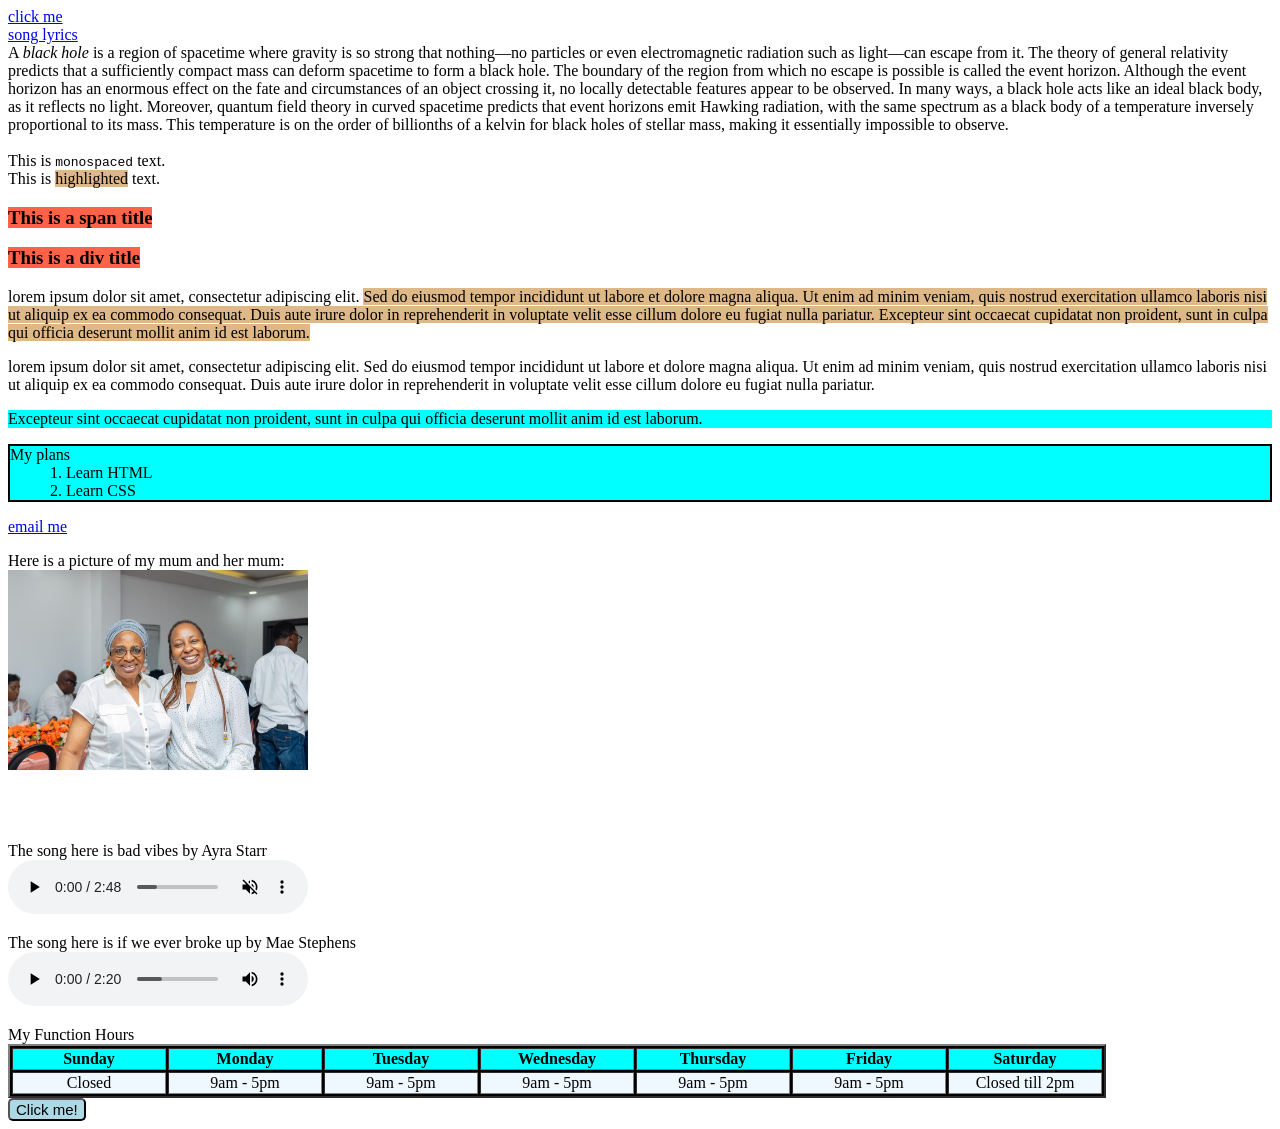
<file: index.html>
<!DOCTYPE html>
<html lang="en">
	<head>
		<link rel="icon" type="image/jpg" href="images/my_favicon.jpg">
		<title>My first website</title>
	</head> 
	<body>
		<a href="https://www.google.ng/"
		target="_blank"
		title="Goes to google">
		click me
	</a>

	<br>

	<a href="lyrics.html"
	target="_blank"
	title="Goes to song lyrics">
		song lyrics
	</a>

	<br>
	A <dfn title="black hole">black hole</dfn> is a region of spacetime where gravity is so strong that nothing—no particles or even electromagnetic radiation such as light—can escape from it. The theory of general relativity predicts that a sufficiently compact mass can deform spacetime to form a black hole. The boundary of the region from which no escape is possible is called the event horizon. Although the event horizon has an enormous effect on the fate and circumstances of an object crossing it, no locally detectable features appear to be observed. In many ways, a black hole acts like an ideal black body, as it reflects no light. Moreover, quantum field theory in curved spacetime predicts that event horizons emit Hawking radiation, with the same spectrum as a black body of a temperature inversely proportional to its mass. This temperature is on the order of billionths of a kelvin for black holes of stellar mass, making it essentially impossible to observe.
	<br>
	<br>

	This is <tt>monospaced</tt> text.<br>
	This is <mark style="background-color:burlywood">highlighted</mark> text.<br>

	<h3><span style="background-color:tomato">This is a span title</span></h3>
	<h3><span style="background-color:tomato">This is a div title</span></h3>

	<p>lorem ipsum dolor sit amet, consectetur adipiscing elit. <span style="background-color:burlywood">Sed do eiusmod tempor incididunt ut labore et dolore magna aliqua. Ut enim ad minim veniam, quis nostrud exercitation ullamco laboris nisi ut aliquip ex ea commodo consequat. Duis aute irure dolor in reprehenderit in voluptate velit esse cillum dolore eu fugiat nulla pariatur. Excepteur sint occaecat cupidatat non proident, sunt in culpa qui officia deserunt mollit anim id est laborum.</span></p>
	</p>

	<p>lorem ipsum dolor sit amet, consectetur adipiscing elit. Sed do eiusmod tempor incididunt ut labore et dolore magna aliqua. Ut enim ad minim veniam, quis nostrud exercitation ullamco laboris nisi ut aliquip ex ea commodo consequat. Duis aute irure dolor in reprehenderit in voluptate velit esse cillum dolore eu fugiat nulla pariatur. <div style="background-color:cyan">Excepteur sint occaecat cupidatat non proident, sunt in culpa qui officia deserunt mollit anim id est laborum.</div></p>
	</p>

	<dl style="background-color:cyan; border: 2px solid black;">
		<dt>My plans</dt>
		<dd>1. Learn HTML</dd>
		<dd>2. Learn CSS</dd>
	</dl>

	<a href="mailto:test@fake.com">
		email me
	</a>

	 <p>Here is a picture of my mum and her mum:<br>
            <a href="https://www.google.com/search?sca_esv=0633de3a9b1ff00a&sxsrf=AKL5yDiBE-hD5B3V38Yx-K4aVwKEj3SNQg:1794262717577&udm=2&fbs=[base64]&q=dogs&sa=X&ved=2ahUKEwjys6i_9fuXAxVSQEEAHUjSCtYQtKgLegQIHRAB&biw=638&bih=632&dpr=1.5"
            target="_blank"
            title="Goes to dogs search">
            <img src="images/IMG-20260226-WA0112.jpg" width="300" height="200" alt="This is a picture of my mum and her mum"> 
            </a>   
        </p>
		<br>
		<br>

		<p>The song here is bad vibes by Ayra Starr<br>
		 <audio controls autoplay muted loop>
            <source src="music/Ayra Starr - Bad Vibes ft. Seyi Vibez (Official Audio).mp3" type="audio/mpeg">
			<source src="music/Ayra Starr - Bad Vibes ft. Seyi Vibez (Official Audio).ogg" type="audio/ogg">
        </audio>
		</p>

		<p>The song here is if we ever broke up by Mae Stephens<br>
		<audio controls>
			<source src="music/Mae Stephens - If We Ever Broke Up.mp3" type="audio/mpeg">
		</audio>
		</p>

		My Function Hours<br>
		<table border="2" style="background-color:black">
			<tr align="center" style="background-color:cyan">
				<th width="150">Sunday</th>
				<th width="150">Monday</th>
				<th width="150">Tuesday</th>
				<th width="150">Wednesday</th>
				<th width="150">Thursday</th>
				<th width="150">Friday</th>
				<th width="150">Saturday</th>
			</tr>
			<tr align="center" style="background-color:aliceblue">
				<td>Closed</td>
				<td>9am - 5pm</td>
				<td>9am - 5pm</td>
				<td>9am - 5pm</td>
				<td>9am - 5pm</td>
				<td>9am - 5pm</td>
				<td>Closed till 2pm</td>
			</tr>
		</table>

		<a href="https://google.com" target="_blank">
			<button style="font-size: 15px; background-color: lightblue; color: black; border-radius: 5px">
				Click me!
			</button>
		</a>

	</body>
</html>
</file>
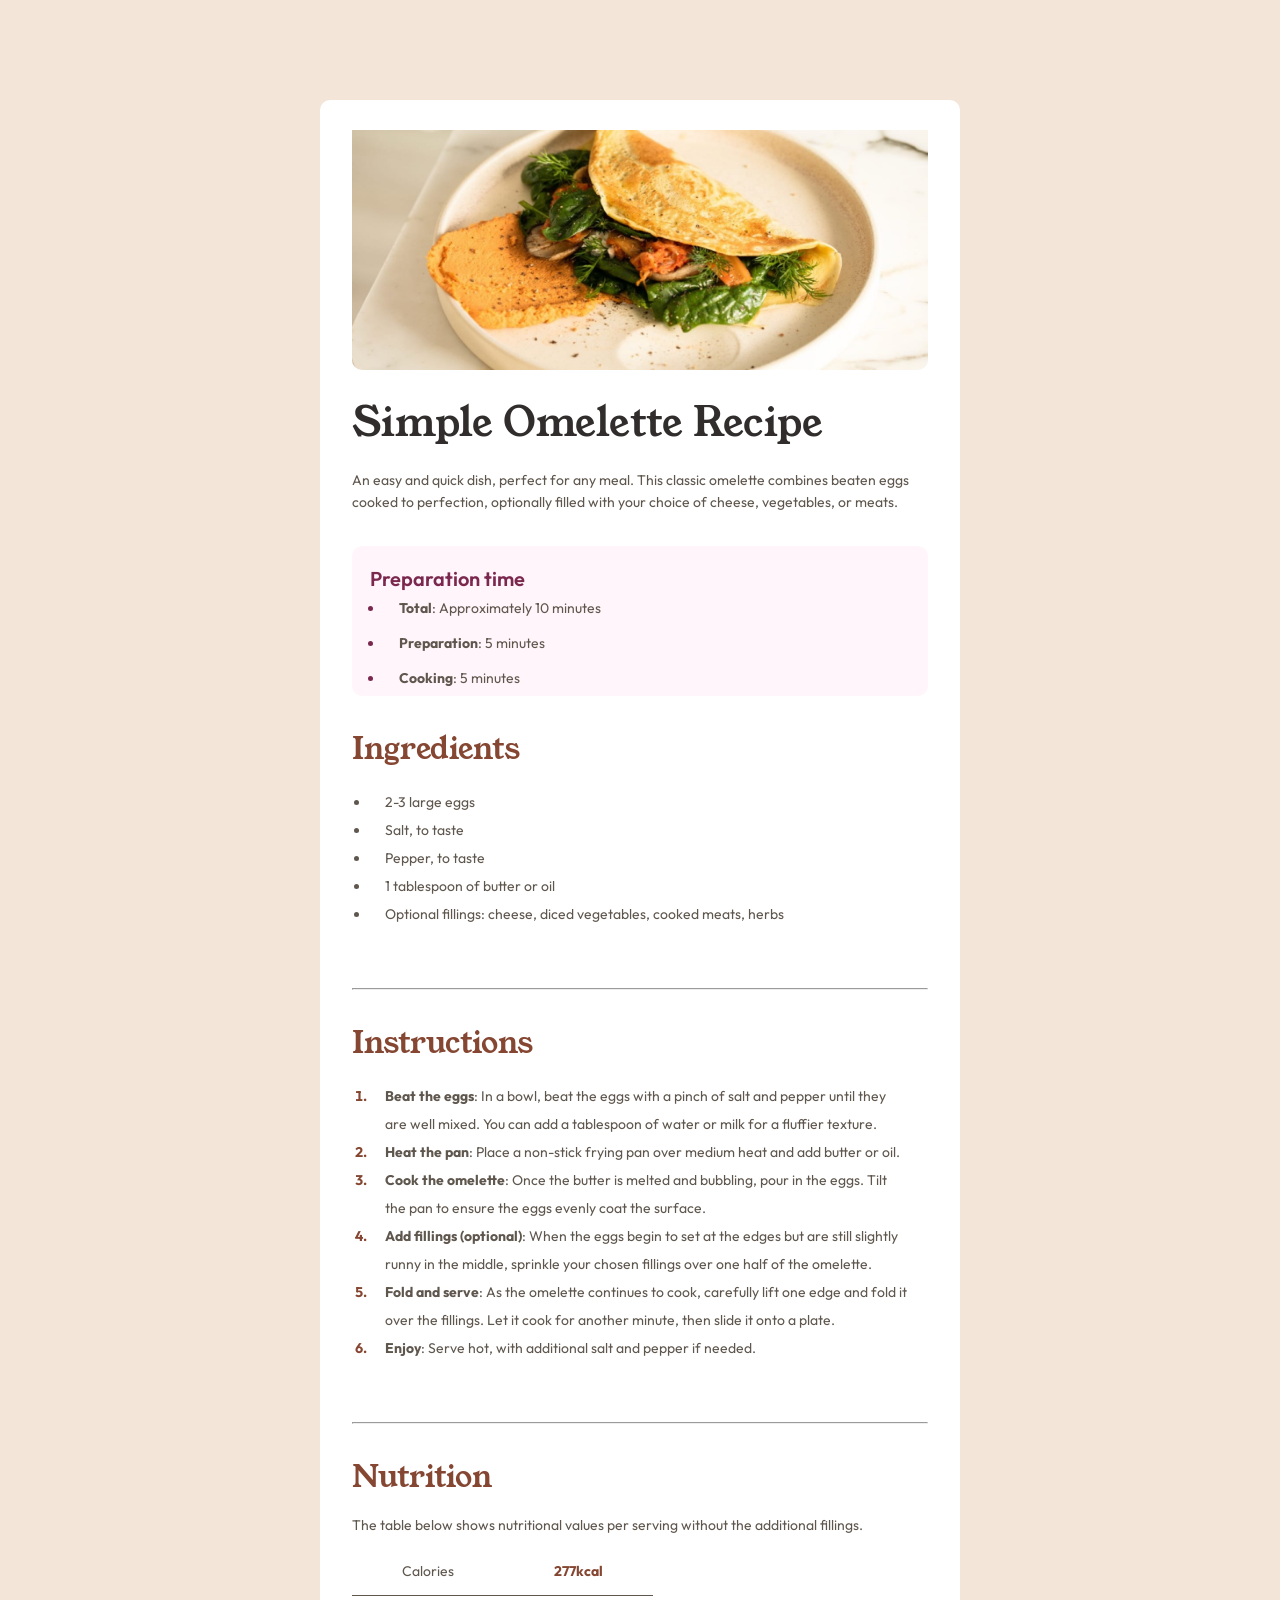
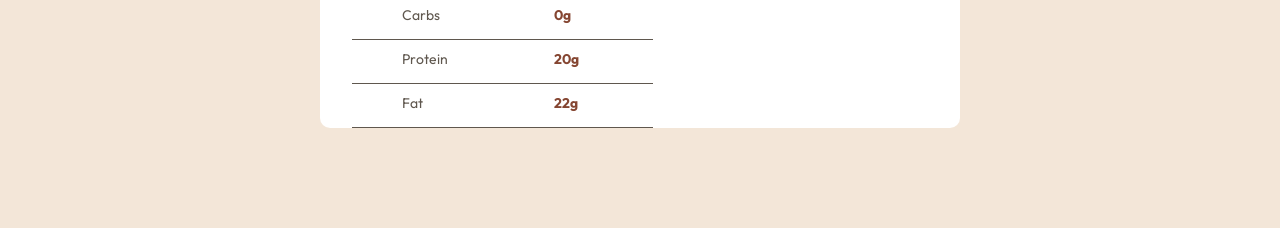
<file: recipe-page-main/recipe-page-main/index.html>
<!DOCTYPE html>
<html lang="en">
<head>
  <meta charset="UTF-8">
  <meta name="viewport" content="width=device-width, initial-scale=1.0"> <!-- displays site properly based on user's device -->

  <link rel="icon" type="image/png" sizes="32x32" href="./assets/images/favicon-32x32.png">
  <link rel="stylesheet" href="style.css">
   <title>Omelette Recipe</title>

</head>
<body>
	<div class="recipe-page">
		<div class="recipe-container">
			<img src="./assets/images/image-omelette.jpeg" alt="Omelette" class="recipe-image">
			<br>

			<header class="recipe-title">Simple Omelette Recipe</header>
			<br>
			<div class="recipe-description">
				An easy and quick dish, perfect for any meal. This classic omelette combines beaten eggs cooked to perfection, optionally filled with your choice of cheese, vegetables, or meats.
			</div>

			<div class="preparation-box">

				<div class="recipe-preparation-header">Preparation time</div>
					<div class="recipe-preparation-body">
						<ul>
							<li><b>Total</b>: Approximately 10 minutes</li>
							<li><b>Preparation</b>: 5 minutes</li>
							<li><b>Cooking</b>: 5 minutes</li>
						</ul>	
					</div>

			</div>

		
			<div class="recipe-ingredients-header">Ingredients</div><br>
			<div class="recipe-ingredients-body">
				<ul>
					<li>2-3 large eggs</li>
					<li>Salt, to taste</li>
					<li>Pepper, to taste</li>
					<li>1 tablespoon of butter or oil</li>
					<li>Optional fillings: cheese, diced vegetables, cooked meats, herbs</li><br>
				</ul>
			</div>

			<hr>


			<div class="recipe-instructions-header">Instructions</div><br>
			<div class="recipe-instructions-body">
				<ol>
					<li><strong>Beat the eggs</strong>: In a bowl, beat the eggs with a pinch of salt and pepper until they are well mixed. You can add a tablespoon of water or milk for a fluffier texture.</li>

  					<li><strong>Heat the pan</strong>: Place a non-stick frying pan over medium heat and add butter or oil.</li>

  					<li><strong>Cook the omelette</strong>: Once the butter is melted and bubbling, pour in the eggs. Tilt the pan to ensure the eggs evenly coat the surface.</li>

  					<li><strong>Add fillings (optional)</strong>: When the eggs begin to set at the edges but are still slightly runny in the middle, sprinkle your chosen fillings over one half of the omelette.</li>

  					<li><strong>Fold and serve</strong>: As the omelette continues to cook, carefully lift one edge and fold it over the fillings. Let it cook for another minute, then slide it onto a plate.</li>

  					<li><strong>Enjoy</strong>: Serve hot, with additional salt and pepper if needed.</li>
					<br>
				</ol>
			</div>

			<hr>

			<div class="recipe-nutrition-header">Nutrition</div><br>
			<div class="nutrition-table">

				<p>The table below shows nutritional values per serving without the additional fillings.</p><br>

				<table>
					<tr>
						<td>Calories</td>
						<td><strong>277kcal</strong></td>
					
					</tr>

					<tr>
						<td>Carbs</td>
						<td><strong>0g</strong></td>
					
					</tr>
	
					<tr>
						<td>Protein</td>
						<td><strong>20g</strong></td>
			
					</tr>

					<tr>
						<td>Fat</td>
						<td><strong>22g</strong></td>
					
					</tr>
				</table>
			</div>
		</div>
	</div>
</body>
</html>

<!--
Simple Omelette Recipe

  An easy and quick dish, perfect for any meal. This classic omelette combines beaten eggs cooked 
  to perfection, optionally filled with your choice of cheese, vegetables, or meats.

  Preparation time

  Total: Approximately 10 minutes
  Preparation: 5 minutes
  Cooking: 5 minutes

  Ingredients

  2-3 large eggs
  Salt, to taste
  Pepper, to taste
  1 tablespoon of butter or oil
  Optional fillings: cheese, diced vegetables, cooked meats, herbs

  Instructions

  Beat the eggs: In a bowl, beat the eggs with a pinch of salt and pepper until they are well mixed. 
  You can add a tablespoon of water or milk for a fluffier texture.

  Heat the pan: Place a non-stick frying pan over medium heat and add butter or oil.

  Cook the omelette: Once the butter is melted and bubbling, pour in the eggs. Tilt the pan to ensure 
  the eggs evenly coat the surface.

  Add fillings (optional): When the eggs begin to set at the edges but are still slightly runny in the 
  middle, sprinkle your chosen fillings over one half of the omelette.

  Fold and serve: As the omelette continues to cook, carefully lift one edge and fold it over the 
  fillings. Let it cook for another minute, then slide it onto a plate.

  Enjoy: Serve hot, with additional salt and pepper if needed.

  Nutrition

  The table below shows nutritional values per serving without the additional fillings.

  Calories
  277kcal

  Carbs
  0g

  Protein
  20g

  Fat
  22g
-->
</file>
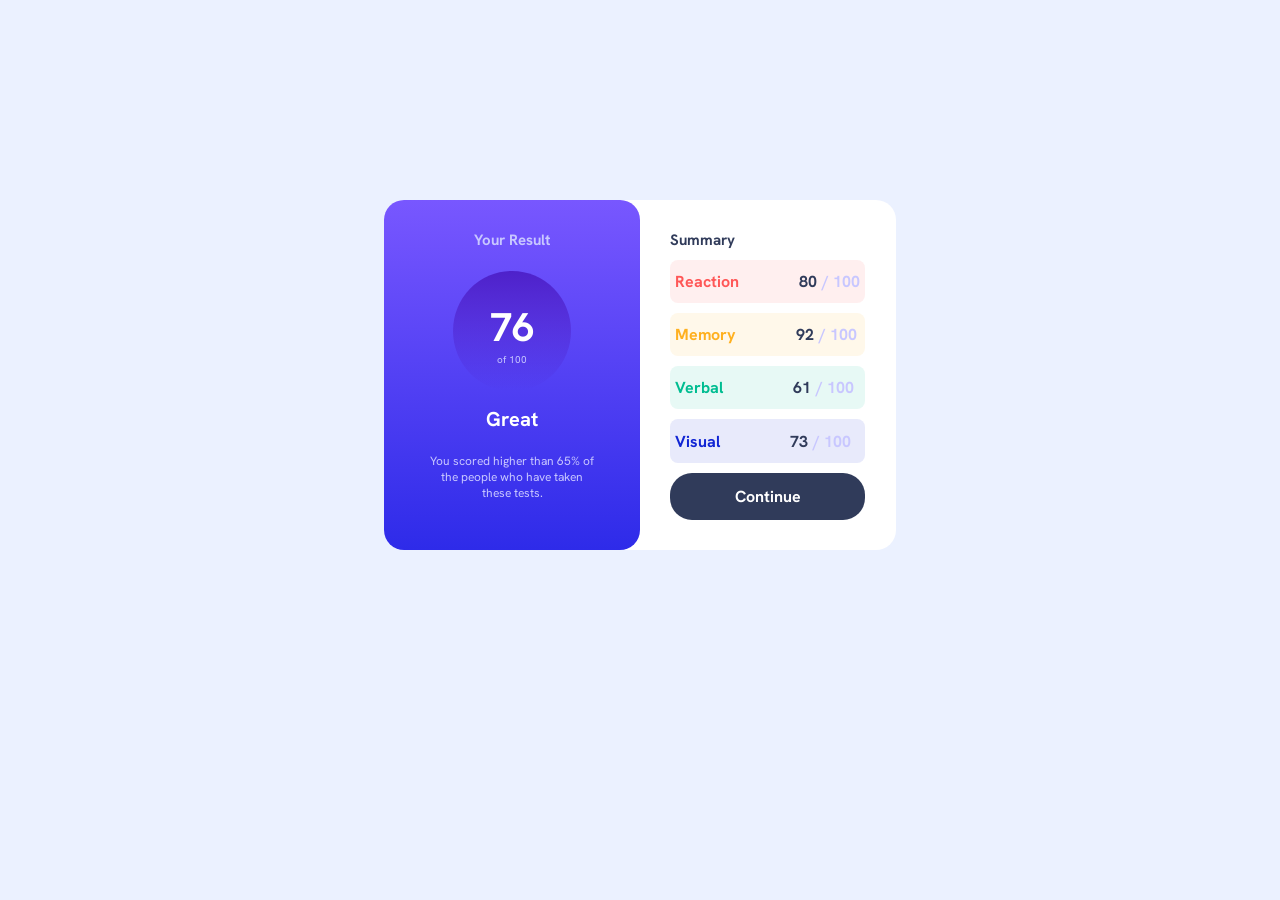
<file: results-summary-component-main/results-summary-component-main/index.html>
<!DOCTYPE html>
<html lang="en">
<head>
  <meta charset="UTF-8">
  <meta name="viewport" content="width=device-width, initial-scale=1.0"> <!-- displays site properly based on user's device -->

  <link rel="icon" type="image/png" sizes="32x32" href="./assets/images/favicon-32x32.png">
  <link rel="stylesheet" href="style.css">
  

  
  <title>Frontend Mentor | Results summary component</title>

  <!-- Feel free to remove these styles or customise in your own stylesheet 👍 -->
 
</head>
<body>
	<section class="outer-container">
		<section class="inner-container">
			<section class="score-container">
				<header class="result">Your Result</header><br>
				<div class="circle">
					<div class="score">
						<div class="big-score">76</div>
						<div class="total">of 100</div>
					</div>
				</div>
				<div class="great">Great</div><br>
				<footer class="bottom-text">You scored higher than 65% of<br>the people who have taken<br>these tests.</footer>
			</section>

			<section class="summary-container">

				<header class="summary">Summary</header>

				<div class="reaction-container">
					<div class="reaction">Reaction</div>
					<div class="eighty-score">
						<div class="eighty">80</div>
						<div class="over-100">/ 100</div>
					</div>
				</div>

				<div class="memory-container">
					<div class="memory">Memory</div>
					<div class="ninety-two-score">
						<div class="ninety-two">92</div>
						<div class="over-100">/ 100</div>
					</div>
				</div>

				<div class="verbal-container">
					<div class="verbal">Verbal</div>
					<div class="sixty-one-score">
						<div class="sixty-one">61</div>
						<div class="over-100">/ 100</div>
					</div>
				</div>

				<div class="visual-container">
					<div class="visual">Visual</div>
					<div class="seventy-three-score">
						<div class="seventy-three">73</div>
						<div class="over-100">/ 100</div>
					</div>
				</div>
				<div class="continue-container">
					<div class="continue">Continue</div>
				</div>
			</section>
		</section>
	</section>
  
</body>
</html>

<!-- Your Result
  76
  of 100

  Great
  You scored higher than 65% of the people who have taken these tests.
  
  Summary

  Reaction
  80 / 100

  Memory
  92 / 100

  Verbal
  61 / 100

  Visual
  72 / 100

  Continue
-->
</file>
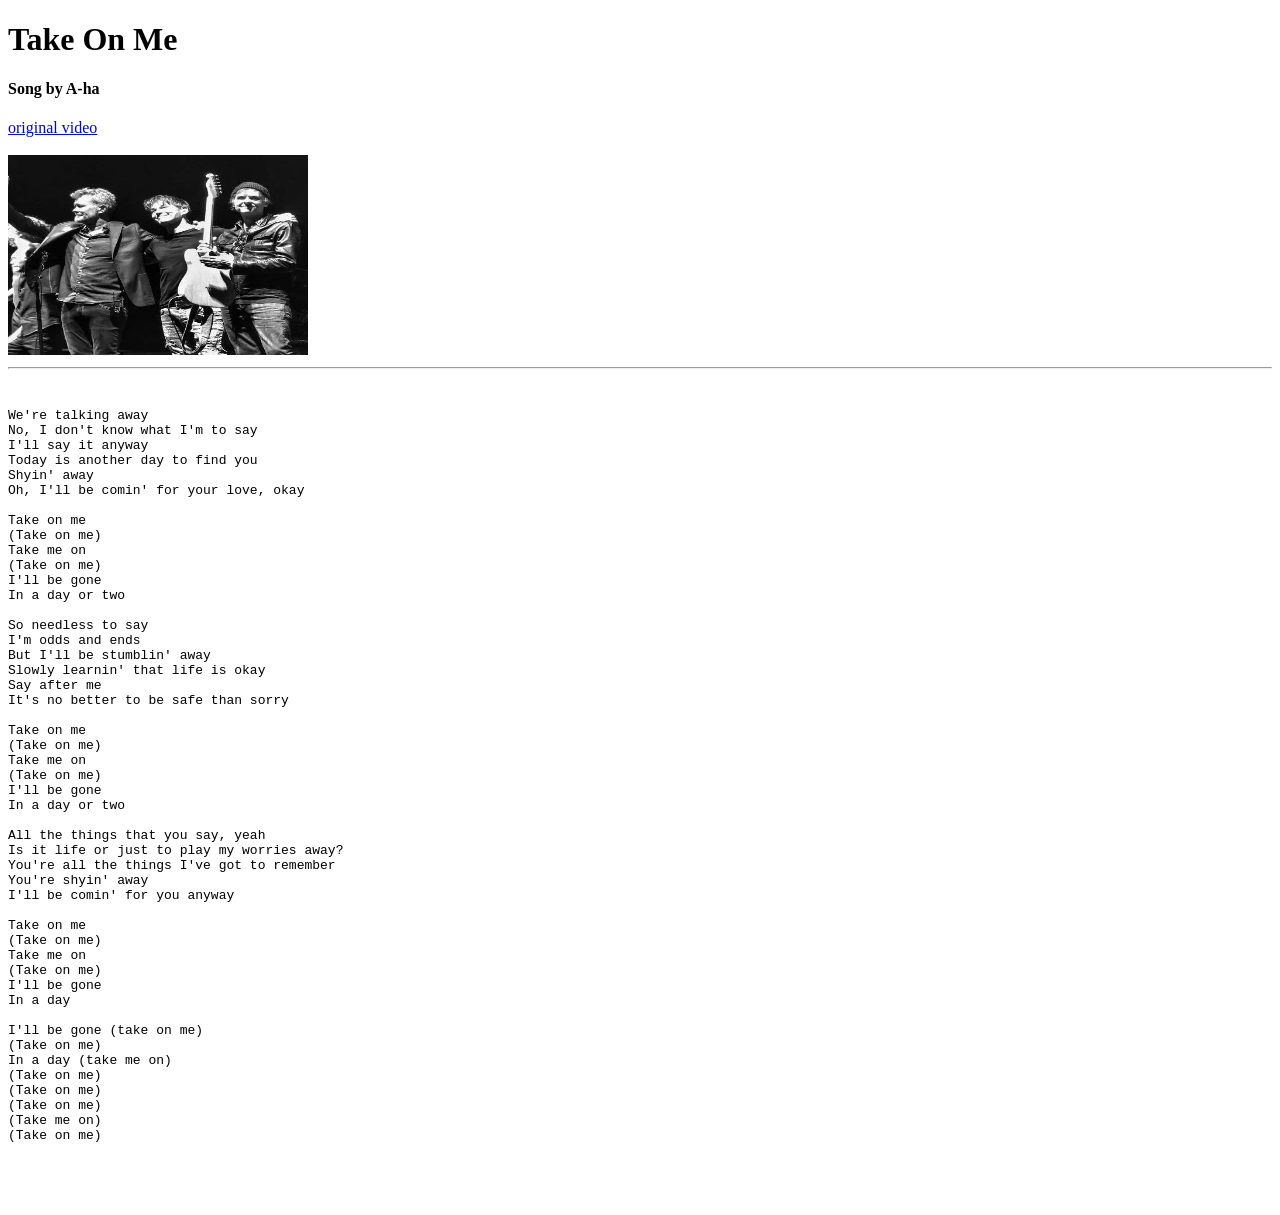
<file: lyrics.html>
<!DOCTYPE html>
<html>
    <head>
        <title>My song lyrics</title>
    </head>
    <body>
        <h1>Take On Me</h1>
        <h4>Song by A-ha</h4>
        <a href="https://www.youtube.com/watch?v=djV11Xbc914"
        target="window2"
        title="Goes to the original video">
        original video
        </a>
        <br>
        <br>
        <a href="https://www.youtube.com/watch?v=djV11Xbc914"
            target="_blank"
            title="Goes to the original video">
            <img src="images/a-ha_pic.webp" width="300" height="200" alt="a-ha band picture"> 
        </a> 
        <hr>
        <br>

        <pre>
We're talking away
No, I don't know what I'm to say
I'll say it anyway
Today is another day to find you
Shyin' away
Oh, I'll be comin' for your love, okay

Take on me
(Take on me)
Take me on
(Take on me)
I'll be gone
In a day or two

So needless to say
I'm odds and ends
But I'll be stumblin' away
Slowly learnin' that life is okay
Say after me
It's no better to be safe than sorry

Take on me
(Take on me)
Take me on
(Take on me)
I'll be gone
In a day or two

All the things that you say, yeah
Is it life or just to play my worries away?
You're all the things I've got to remember
You're shyin' away
I'll be comin' for you anyway

Take on me
(Take on me)
Take me on
(Take on me)
I'll be gone
In a day

I'll be gone (take on me)
(Take on me)
In a day (take me on)
(Take on me)
(Take on me)
(Take on me)
(Take me on)
(Take on me)
        </pre>

        <br>
        <br>
        <audio>
            <source>
        </audio>
    </body>
</html>
</file>
<file: recipe-page-main/recipe-page-main/style.css>
@import url('https://fonts.googleapis.com/css2?family=Outfit:wght@100..900&family=Young+Serif&display=swap');

@import url('https://fonts.googleapis.com/css2?family=Outfit:wght@100..900&display=swap');

*{
    margin: 0;
    padding: 0;
    box-sizing: border-box;
}

body {
    background-color: #f3e6d8;
}

.recipe-page{
    min-height: 100vh;
    display: flex;
    justify-content: center;
    align-items: center;
    padding-top: 100px;
    padding-bottom: 100px;
}

.recipe-container {
    width: 50%;
    /* margin: 0 auto; */
    /* height: 50%; */
    /* max-width: fit-content;
    position: relative;
    top: 80px;
    left: 300px;
    right: 300px;
    bottom: 80px; */
    /* margin-top: 80px;
    margin-left: 300px;
    margin-right: 300px; */
    background-color: #fff;
    padding-top: 20px;
    border-radius: 10px;
    /* padding-left: 100px; */
    /* padding-right: 100px; */
    text-align: center;
}

.recipe-title {
    font-family: Young Serif, sans-serif;
    color: #302d2c;
    font-size: 40px;
    font-weight: 200;
    padding-left: 32px;
    text-align: left;
}

.recipe-description {
    font-family: Outfit, sans-serif;
    color: #5f574e;
    font-size: 14px;
    font-weight: 400;
    padding-left: 32px;
    padding-right: 32px;
    text-align: left;
    line-height: 1.6;
}

.recipe-image {
    padding-top: 10px;
    width: 90%;
    height: 250px;
    border-radius: 10px;
    margin-bottom: 20px;
    
}

.recipe-preparation-header {
    color: #7b284f;
    font-size: 20px;
    font-weight: 600;
    text-align: left;
    padding-left: 18px;
}

.recipe-preparation-body {
    text-align: left;
    color: #5f574e;
    font-family: Outfit, sans-serif;
    padding-left: 32px;
    line-height: 2.5;
    font-size: 14px;

}

.recipe-preparation-body ul li{
    padding-left: 15px;
}

.recipe-preparation-body ul li::marker{
    color: #7b284f;
}

.preparation-box {
    margin: 32px;
    font-family: Outfit, sans-serif;
    color: #302d2c;
    background-color: #fff5fa;
    padding-top: 20px;
    border-radius: 10px;
}

.recipe-ingredients-header {
    color: #854632;
    font-family: Young Serif, sans-serif;
    font-size: 30px;
    text-align: left;
    padding-left: 32px;
}

.recipe-ingredients-body ul li{
    padding-left: 15px;
}

.recipe-ingredients-body {
    font-family: Outfit, sans-serif;
    color: #5f574e;
    font-size: 14px;
    padding-left: 50px;
    line-height: 2;
    text-align: left;
}

.recipe-instructions-header {
    color: #854632;
    font-family: Young Serif, sans-serif;
    font-size: 30px;
    text-align: left;
    padding-left: 32px;
}

.recipe-instructions-body {
    font-family: Outfit, sans-serif;
    color: #5f574e;
    font-size: 14px;
    padding-left: 50px;
    padding-right: 50px;
    line-height: 2;
    text-align: left;
}

.recipe-instructions-body ol li{
    padding-left: 15px;
}

.recipe-instructions-body ol li::marker {
    font-weight: bold;
    color: #854632;
}

hr {
    margin: 32px;
}

.recipe-nutrition-header {
    color: #854632;
    font-family: Young Serif, sans-serif;
    font-size: 30px;
    text-align: left;
    padding-left: 32px;
}

.nutrition-table {
    text-align: left;
    font-family: Outfit, sans-serif;
    color: #5f574e;
    font-size: 14px;
    padding-left: 32px;
    padding-right: 32px;
}

table {
    border-collapse: collapse;
    border-spacing: 100px 20px;
}

td {
    padding-left: 50px;
    padding-right: 50px;
    padding-top: 10px;
    padding-bottom: 15px;
    border-bottom: 1px solid #5f574e ;
}

table strong {
    color: #854632;
}
</file>
<file: results-summary-component-main/results-summary-component-main/style.css>
@import url('https://fonts.googleapis.com/css2?family=Hanken+Grotesk:ital,wght@0,100..900;1,100..900&family=Outfit:wght@100..900&family=Young+Serif&display=swap');
*{
    margin: 0;
    padding: 0;
    box-sizing: border-box;
}

body {
    background-color: #ebf1ff;
}

.outer-container {
    max-height: 100vh;
    display: flex;
    justify-content: center;
    align-items: center;
    padding-top: 200px;
    padding-bottom: 100px;
}

.inner-container {
    background-color: #ffffff;
    height: 350px;
    width: 40%;
    border-radius: 20px;
    display: flex;
    flex-direction: row;
}

.result {
    font-size: 15px;
    color: #c8c7ff;
    font-weight: bold;
}

.circle {
    display: flex;
    justify-content: center;
    align-items: center;

}

.big-score {
    font-size: 40px;
    font-weight: bold;
}

.total {
    font-size: 10px;
    color: #c8c7ff;
}

.great {
    padding-top: 15px;
    font-size: 20px;
    font-weight: bold;
}

.bottom-text {
    font-size: 12px;
    color: #c8c7ff;
}

.score {
    padding-top: 30px;
    text-align: center;
    border-radius: 50%;
    height: 120px;
    width: 60%;
    background: linear-gradient(to bottom, #4e21ca, #2421ca00);
}

.score-container{
    padding: 30px;
    font-family: Hanken Grotesk, sans-serif;
    color: #ffffff;
    width: 50%;
    height: 350px;
    text-align: center;
    background: linear-gradient(to bottom,#7857ff, #2e2be9);
    border-radius: 20px;
}

.summary-container {
    display: flex;
    flex-direction: column;
    margin: 30px;
    font-family: Hanken Grotesk, sans-serif;
    gap: 10px;
}

.reaction-container {
    display: flex;
    align-items: center;
    padding: 5px;
    border-radius: 8px;
    gap: 60px;
    background-color: #ff575718;
    width: 100%;
    height: 45px;
}

.summary {
    font-size: 15px;
    font-weight: bold;
    color: #303b5a;
}

.reaction {
    font-weight: bold;
    color: #ff5757;
}

.eighty-score {
    display: flex;
    flex-direction: row;
    font-weight: bold;
    gap: 5px;
}

.eighty {
    color: #303b5a;
}

.over-100 {
color: #c8c7ff;
}

.memory-container {
    display: flex;
    align-items: center;
    padding: 5px;
    border-radius: 8px;
    gap: 60px;
    background-color: #ffb01f18;
    width: 100%;
    height: 45px;
}

.memory {
    font-weight: bold;
    color: #ffb01f;
}

.ninety-two-score {
    display: flex;
    flex-direction: row;
    font-weight: bold;
    gap: 5px;
}

.ninety-two {
    color: #303b5a;
}

.verbal-container {
    display: flex;
    align-items: center;
    padding: 5px;
    border-radius: 8px;
    gap: 70px;
    background-color: #00bd9118;
    width: 100%;
    height: 45px;
}

.verbal {
    font-weight: bold;
    color: #00bd91;
}

.sixty-one-score {
    display: flex;
    flex-direction: row;
    font-weight: bold;
    gap: 5px;
}

.sixty-one {
    color: #303b5a;
}

.visual-container {
    display: flex;
    align-items: center;
    padding: 5px;
    border-radius: 8px;
    gap: 70px;
    background-color: #1125d418;
    width: 100%;
    height: 45px;
}

.visual {
    font-weight: bold;
    color: #1125d4;
}

.seventy-three-score {
    display: flex;
    flex-direction: row;
    font-weight: bold;
    gap: 5px;
}

.seventy-three {
    color: #303b5a;
}

.continue-container {
    background-color: #303b5a;
    border-radius: 22px;
    width: 100%;
    height: 50px;
    /* padding-left: 10px; */
    text-align: center;
    display: flex;
    justify-content: center;
    align-items: center;
}

.continue {
    font-weight: bold;
    color: #ffffff;
}
</file>
